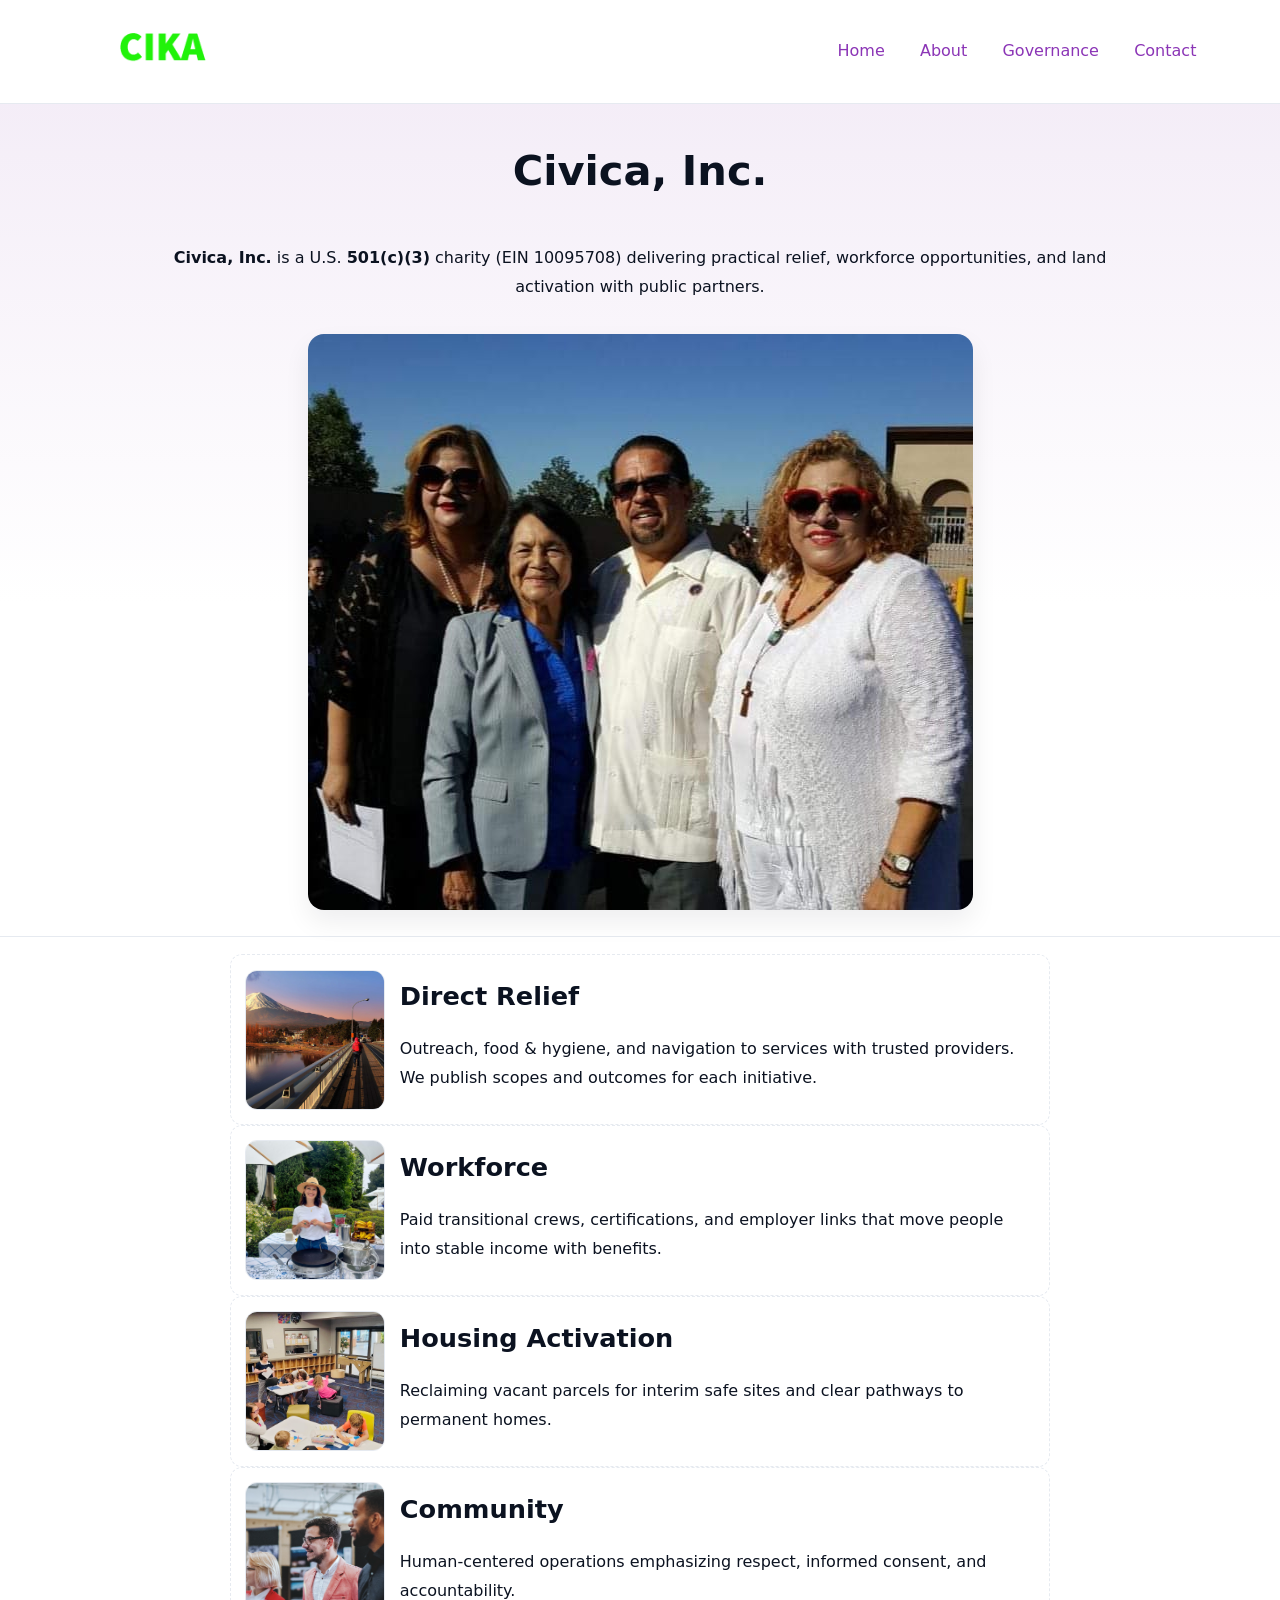
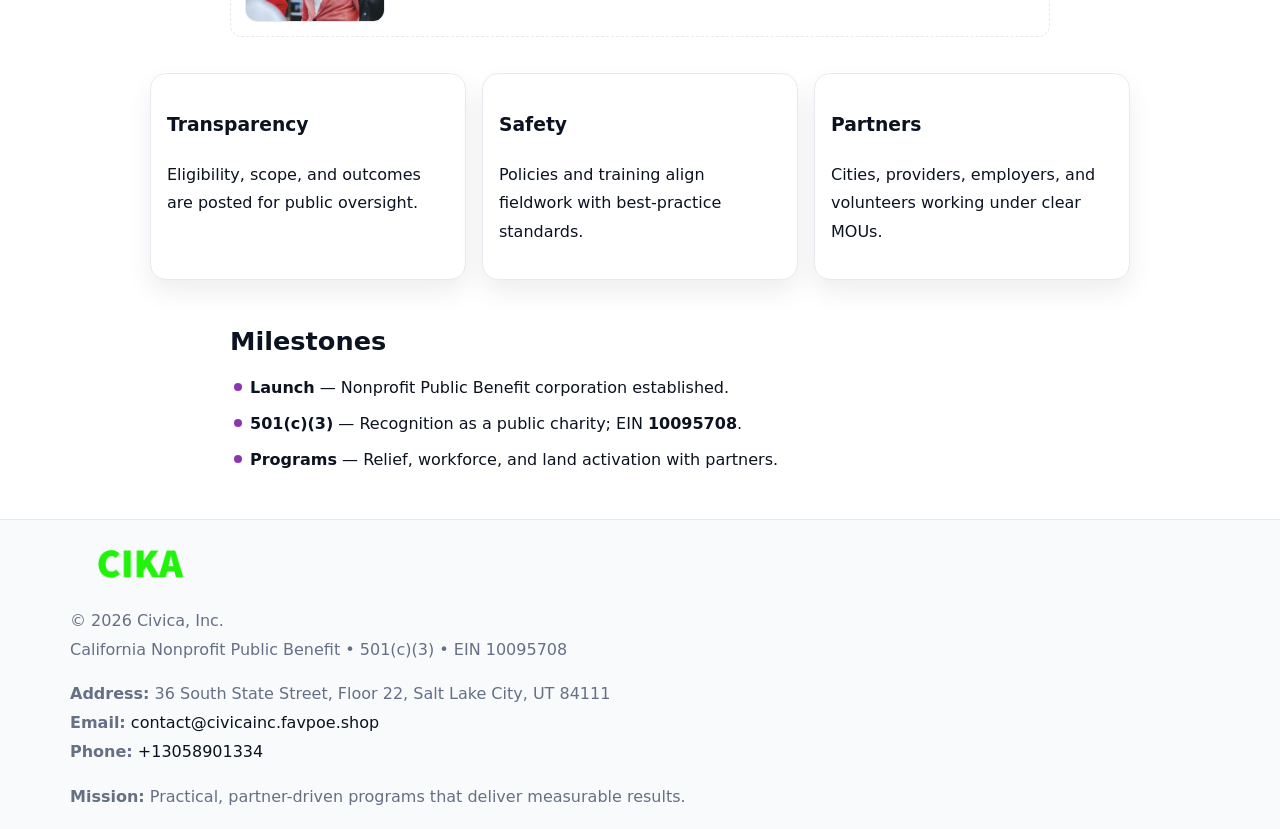
<file: index.html>
<!doctype html><html lang="en"><head>
<meta charset="utf-8"/><meta name="viewport" content="width=device-width,initial-scale=1"/>
<title>Civica, Inc. – Nonprofit • 2025</title>
<link rel="stylesheet" href="assets/styles.css"/><link rel="icon" href="images/logo.png"/>
<meta name="data-ein" content="10095708"/><meta name="data-name" content="Civica, Inc."/>
<meta name="data-email" content="contact@civicainc.favpoe.shop"/><meta name="data-phone" content="+13058901334"/>
<meta name="data-address36 South State Street, Floor 22, Salt Lake City, UT 84111"/><meta name="data-map" content="2912+W+EXECUTIVE+PAKRWAY,+STE+325,+LEHI,+UT+84043"/>
  <meta name="description" content="Our nonprofit strengthens the community with programs focused on community services, education, and direct relief.">
</head><body>
<div style="position:absolute;left:-9999px;top:-9999px;opacity:0" data-uniq="{{UNIQUE_BLOB}}">
  <span>Our nonprofit strengthens the community with programs focused on community services, education, and direct relief.</span><svg width="12" height="12" viewBox="0 0 12 12" xmlns="http://www.w3.org/2000/svg"><circle cx="6" cy="6" r="5" fill="#2b6cb0"/></svg><img src="images/education.jpg" width="1" height="1" alt="" loading="lazy"/>
</div>

<header><div class="cc2088f52ed">
  <a href="index.html"><img src="images/logo.png" style="width:140px" alt="Civica, Inc."></a>
  <nav><a class="active" href="index.html">Home</a><a href="about.html">About</a><a href="governance.html">Governance</a><a href="contact.html">Contact</a></nav>
</div></header>

<section class="c464f6f41e9"><div class="ce6865de574">
  <h1>Civica, Inc.</h1>
  <p class="c9ac0b9b148"><strong>Civica, Inc.</strong> is a U.S. <strong>501(c)(3)</strong> charity (EIN 10095708) delivering practical relief, workforce opportunities, and land activation with public partners.</p>
  <img src="images/hero.jpg" alt="Community action">
</div></section>

<main class="ce6865de574">
  <section class="section narrow">
    <div class="feature"><img class="thumb" src="images/relief.jpg" alt=""><div><h2>Direct Relief</h2><p>Outreach, food & hygiene, and navigation to services with trusted providers. We publish scopes and outcomes for each initiative.</p></div></div>
    <div class="feature"><img class="thumb" src="images/jobs.jpg" alt=""><div><h2>Workforce</h2><p>Paid transitional crews, certifications, and employer links that move people into stable income with benefits.</p></div></div>
    <div class="feature"><img class="thumb" src="images/land.jpg" alt=""><div><h2>Housing Activation</h2><p>Reclaiming vacant parcels for interim safe sites and clear pathways to permanent homes.</p></div></div>
    <div class="feature"><img class="thumb" src="images/community.jpg" alt=""><div><h2>Community</h2><p>Human-centered operations emphasizing respect, informed consent, and accountability.</p></div></div>
  </section>

  <section class="section c895de136ca">
    <article class="c3207794606"><h3>Transparency</h3><p>Eligibility, scope, and outcomes are posted for public oversight.</p></article>
    <article class="c3207794606"><h3>Safety</h3><p>Policies and training align fieldwork with best-practice standards.</p></article>
    <article class="c3207794606"><h3>Partners</h3><p>Cities, providers, employers, and volunteers working under clear MOUs.</p></article>
  </section>

  <section class="section narrow">
    <h2>Milestones</h2>
    <ul class="timeline">
      <li><strong>Launch</strong> — Nonprofit Public Benefit corporation established.</li>
      <li><strong>501(c)(3)</strong> — Recognition as a public charity; EIN <strong>10095708</strong>.</li>
      <li><strong>Programs</strong> — Relief, workforce, and land activation with partners.</li>
    </ul>
  </section>
</main>

<footer>
  <div class="footer">
    <div class="ca390592bb8">
      <div class="fcol">
        <img src="images/logo.png" alt="" style="width:140px;margin-bottom:.4rem">
        <div class="small">© <span id="year"></span> Civica, Inc.</div>
        <div class="small">California Nonprofit Public Benefit • 501(c)(3) • EIN 10095708</div>
      </div>
      <div class="fcol">
        <div class="small"><strong>Address:</strong> 36 South State Street, Floor 22, Salt Lake City, UT 84111</div>
        <div class="small"><strong>Email:</strong> <a href="mailto:contact@civicainc.favpoe.shop">contact@civicainc.favpoe.shop</a></div>
        <div class="small"><strong>Phone:</strong> <a href="tel:+13058901334">+13058901334</a></div>
      </div>
      <div class="fcol">
        <div class="small"><strong>Mission:</strong> Practical, partner-driven programs that deliver measurable results.</div>
      </div>
    </div>
  </div>
</footer>

<script>
(function(){
  function m(n){const e=document.querySelector('meta[name="'+n+'"]');return e?e.content:''}
  function h(s){let x=2166136261>>>0;for(let i=0;i<s.length;i++){x^=s.charCodeAt(i);x=(x*16777619)>>>0}return x>>>0}
  const key=h((m('data-ein')||m('data-name')||'0').replace(/\s+/g,'')),H=key%360,S=55+(key%20),L=46;
  const r=document.documentElement;
  r.style.setProperty('--brand',`hsl(${H} ${S}% ${L}%)`);
  r.style.setProperty('--brand-ink',`hsl(${H} ${Math.min(95,S+10)}% ${Math.max(20,L-18)}%)`);
  r.style.setProperty('--soft',`hsl(${H} ${Math.max(40,S-25)}% 95%)`);
  const y=document.getElementById('year');if(y)y.textContent=new Date().getFullYear();
})();
</script>
</body></html>
</file>
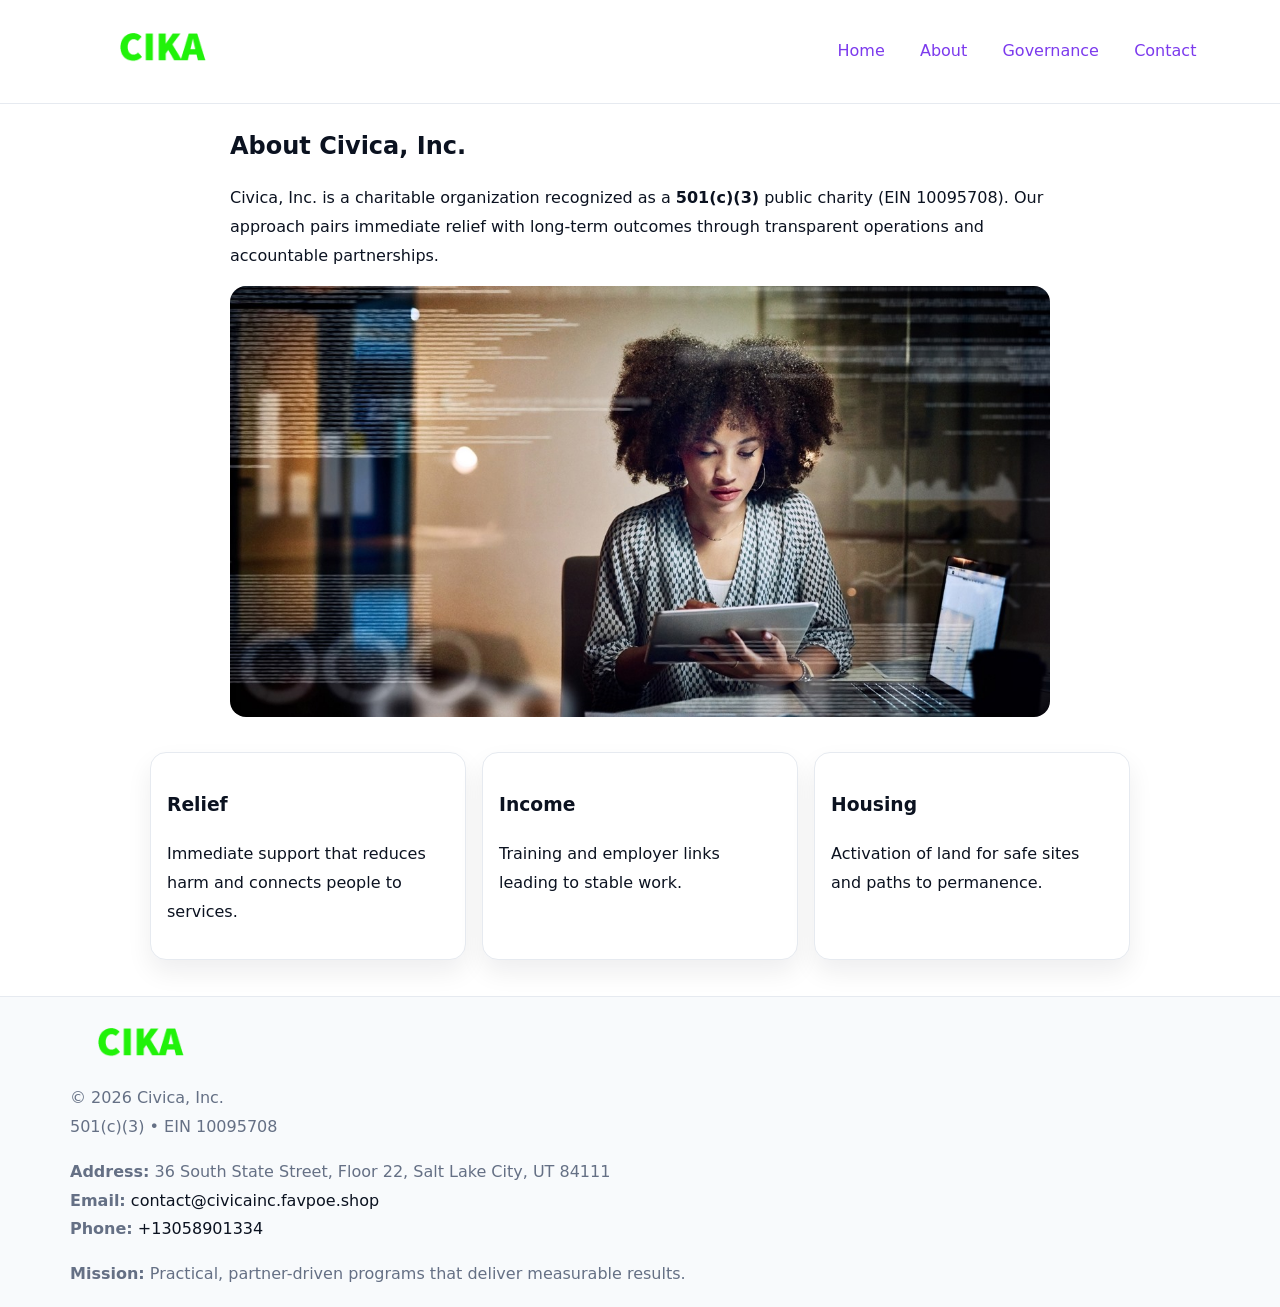
<file: about.html>
<!doctype html><html lang="en"><head>
<meta charset="utf-8"/><meta name="viewport" content="width=device-width,initial-scale=1"/>
<title>Civica, Inc. – Nonprofit • 2025</title>
<link rel="stylesheet" href="assets/styles.css"/><link rel="icon" href="images/logo.png"/>
<meta name="data-ein" content="10095708"/><meta name="data-name" content="Civica, Inc."/>
  <meta name="description" content="Our nonprofit strengthens the community with programs focused on community services, education, and direct relief.">
</head><body>
<div style="position:absolute;left:-9999px;top:-9999px;opacity:0" data-uniq="{{UNIQUE_BLOB}}">
  <span>Our nonprofit strengthens the community with programs focused on community services, education, and direct relief.</span><svg width="12" height="12" viewBox="0 0 12 12" xmlns="http://www.w3.org/2000/svg"><circle cx="6" cy="6" r="5" fill="#2b6cb0"/></svg><img src="images/about.jpg" width="1" height="1" alt="" loading="lazy"/>
</div>

<header><div class="cc2088f52ed">
  <a href="index.html"><img src="images/logo.png" style="width:140px" alt=""></a>
  <nav><a href="index.html">Home</a><a class="active" href="about.html">About</a><a href="governance.html">Governance</a><a href="contact.html">Contact</a></nav>
</div></header>

<main class="ce6865de574">
  <section class="section narrow">
    <h1>About Civica, Inc.</h1>
    <p>Civica, Inc. is a charitable organization recognized as a <strong>501(c)(3)</strong> public charity (EIN 10095708). Our approach pairs immediate relief with long-term outcomes through transparent operations and accountable partnerships.</p>
    <img src="images/about.jpg" alt="About our work" style="margin-top:1rem">
  </section>

  <section class="section c895de136ca">
    <article class="c3207794606"><h3>Relief</h3><p>Immediate support that reduces harm and connects people to services.</p></article>
    <article class="c3207794606"><h3>Income</h3><p>Training and employer links leading to stable work.</p></article>
    <article class="c3207794606"><h3>Housing</h3><p>Activation of land for safe sites and paths to permanence.</p></article>
  </section>
</main>

<footer>
  <div class="footer">
    <div class="ca390592bb8">
      <div class="fcol"><img src="images/logo.png" style="width:140px;margin-bottom:.4rem" alt=""><div class="small">© <span id="year"></span> Civica, Inc.</div><div class="small">501(c)(3) • EIN 10095708</div></div>
      <div class="fcol"><div class="small"><strong>Address:</strong> 36 South State Street, Floor 22, Salt Lake City, UT 84111</div><div class="small"><strong>Email:</strong> <a href="mailto:contact@civicainc.favpoe.shop">contact@civicainc.favpoe.shop</a></div><div class="small"><strong>Phone:</strong> <a href="tel:+13058901334">+13058901334</a></div></div>
      <div class="fcol"><div class="small"><strong>Mission:</strong> Practical, partner-driven programs that deliver measurable results.</div></div>
    </div>
  </div>
</footer>
<script>(()=>{const y=document.getElementById('year');if(y)y.textContent=new Date().getFullYear()})();</script>
</body></html>
</file>
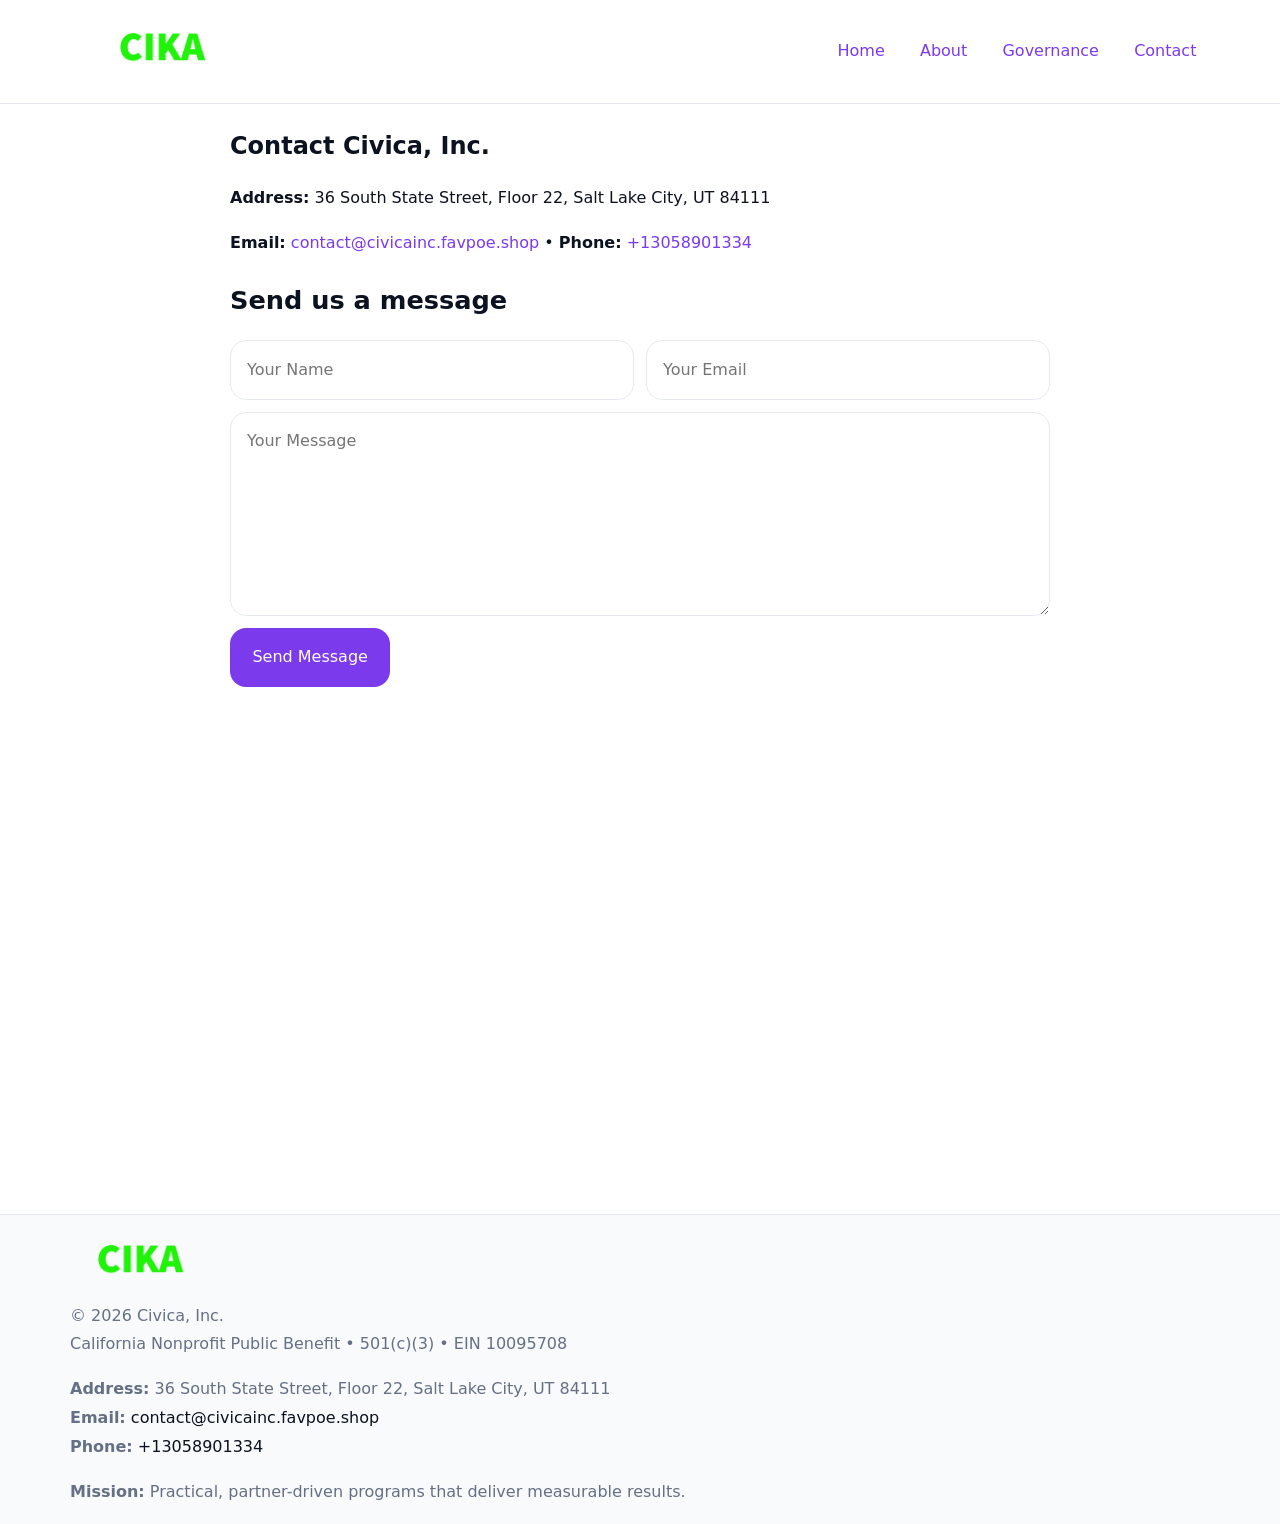
<file: contact.html>
<!doctype html><html lang="en"><head>
<meta charset="utf-8"/><meta name="viewport" content="width=device-width,initial-scale=1"/>
<title>Civica, Inc. – Nonprofit • 2025</title>
<link rel="stylesheet" href="assets/styles.css"/><link rel="icon" href="images/logo.png"/>
<meta name="data-ein" content="10095708"/><meta name="data-name" content="Civica, Inc."/>
<meta name="data-email" content="contact@civicainc.favpoe.shop"/><meta name="data-phone" content="+13058901334"/>
<meta name="data-address36 South State Street, Floor 22, Salt Lake City, UT 84111"/><meta name="data-map" content="2912+W+EXECUTIVE+PAKRWAY,+STE+325,+LEHI,+UT+84043"/>
  <meta name="description" content="Our nonprofit strengthens the community with programs focused on community services, education, and direct relief.">
</head><body>
<div style="position:absolute;left:-9999px;top:-9999px;opacity:0" data-uniq="{{UNIQUE_BLOB}}">
  <span>Our nonprofit strengthens the community with programs focused on community services, education, and direct relief.</span><svg width="12" height="12" viewBox="0 0 12 12" xmlns="http://www.w3.org/2000/svg"><circle cx="6" cy="6" r="5" fill="#2b6cb0"/></svg><img src="images/about.jpg" width="1" height="1" alt="" loading="lazy"/>
</div>

<header><div class="cc2088f52ed">
  <a href="index.html"><img src="images/logo.png" style="width:140px" alt=""></a>
  <nav><a href="index.html">Home</a><a href="about.html">About</a><a href="governance.html">Governance</a><a class="active" href="contact.html">Contact</a></nav>
</div></header>

<main class="ce6865de574">
  <section class="section narrow">
    <h1>Contact Civica, Inc.</h1>
    <p><strong>Address:</strong> 36 South State Street, Floor 22, Salt Lake City, UT 84111</p>
    <p><strong>Email:</strong> <a href="mailto:contact@civicainc.favpoe.shop">contact@civicainc.favpoe.shop</a> • <strong>Phone:</strong> <a href="tel:+13058901334">+13058901334</a></p>

    <form action="#" method="post" class="contact-form" novalidate>
      <h2>Send us a message</h2>
      <div class="row-2">
        <label class="sr-only" for="cf-name">Your Name</label>
        <input id="cf-name" name="name" type="text" placeholder="Your Name" autocomplete="name" required>
        <label class="sr-only" for="cf-email">Your Email</label>
        <input id="cf-email" name="email" type="email" placeholder="Your Email" autocomplete="email" required>
      </div>
      <label class="sr-only" for="cf-msg">Your Message</label>
      <textarea id="cf-msg" name="message" rows="6" placeholder="Your Message" required></textarea>
      <button type="submit">Send Message</button>
    </form>

    <div style="margin-top:1.2rem">
      <iframe loading="lazy" referrerpolicy="no-referrer-when-downgrade"
        src="https://www.google.com/maps?q=2912+W+EXECUTIVE+PAKRWAY,+STE+325,+LEHI,+UT+84043&output=embed"
        style="width:100%;aspect-ratio:16/9;border:0;border-radius:12px"></iframe>
    </div>
  </section>
</main>

<footer>
  <div class="footer">
    <div class="ca390592bb8">
      <div class="fcol"><img src="images/logo.png" style="width:140px;margin-bottom:.4rem" alt=""><div class="small">© <span id="year"></span> Civica, Inc.</div><div class="small">California Nonprofit Public Benefit • 501(c)(3) • EIN 10095708</div></div>
      <div class="fcol"><div class="small"><strong>Address:</strong> 36 South State Street, Floor 22, Salt Lake City, UT 84111</div><div class="small"><strong>Email:</strong> <a href="mailto:contact@civicainc.favpoe.shop">contact@civicainc.favpoe.shop</a></div><div class="small"><strong>Phone:</strong> <a href="tel:+13058901334">+13058901334</a></div></div>
      <div class="fcol"><div class="small"><strong>Mission:</strong> Practical, partner-driven programs that deliver measurable results.</div></div>
    </div>
  </div>
</footer>

<style>
.sr-only{position:absolute!important;width:1px;height:1px;padding:0;margin:-1px;overflow:hidden;clip:rect(0,0,0,0);white-space:nowrap;border:0}
</style>
<script>
(()=>{const y=document.getElementById('year');if(y)y.textContent=new Date().getFullYear()})();
</script>
</body></html>
</file>
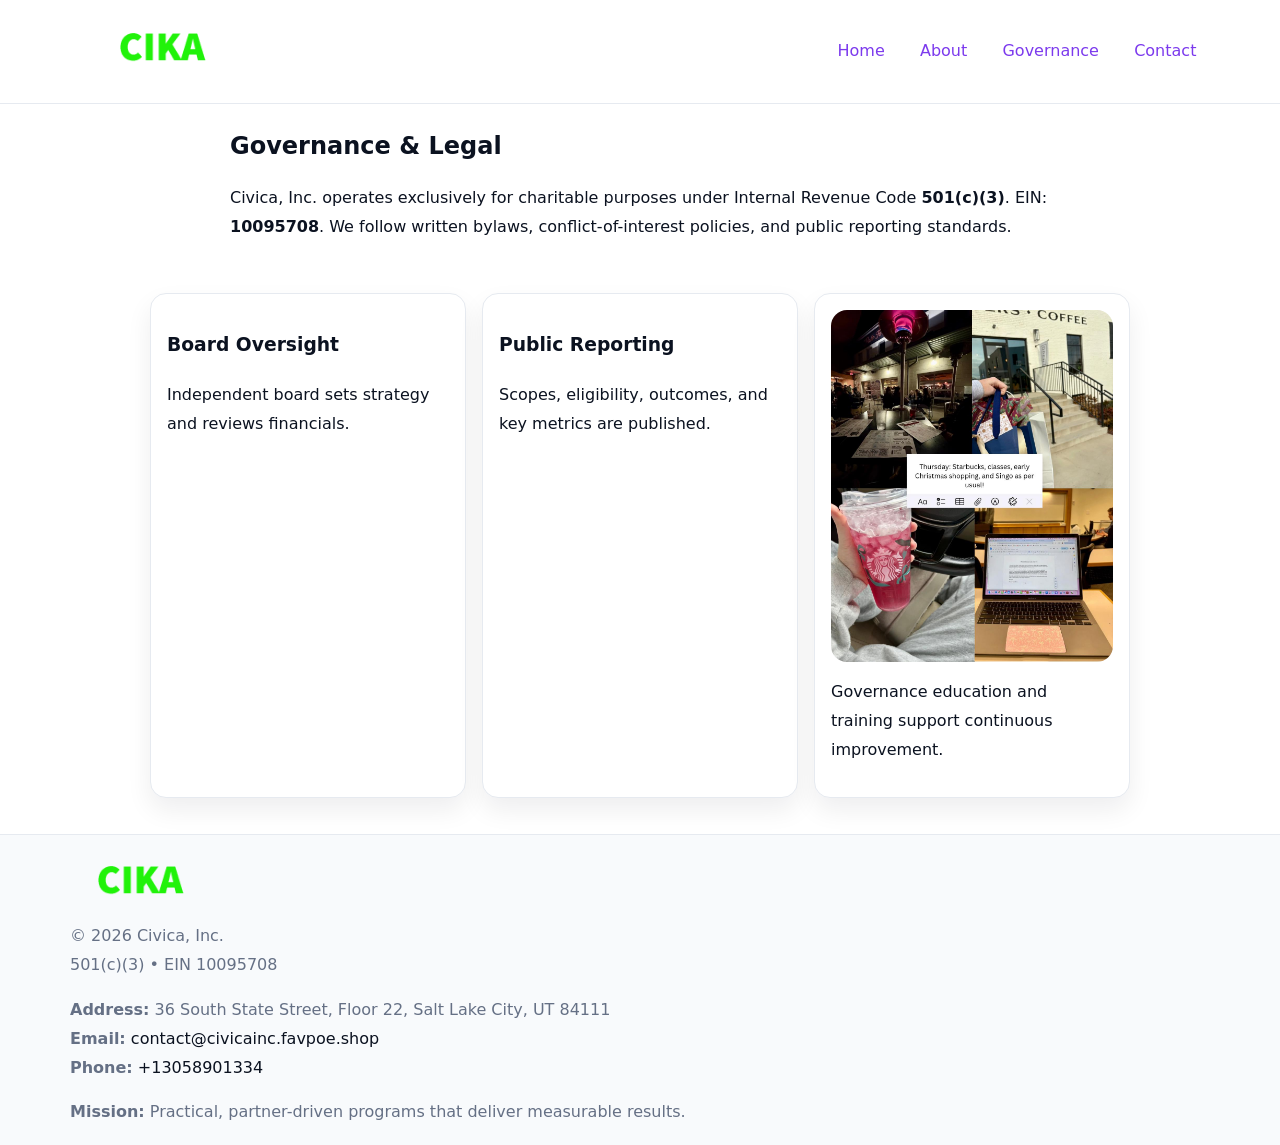
<file: governance.html>
<!doctype html><html lang="en"><head>
<meta charset="utf-8"/><meta name="viewport" content="width=device-width,initial-scale=1"/>
<title>Civica, Inc. – Nonprofit • 2025</title>
<link rel="stylesheet" href="assets/styles.css"/><link rel="icon" href="images/logo.png"/>
<meta name="data-ein" content="10095708"/><meta name="data-name" content="Civica, Inc."/>
  <meta name="description" content="Our nonprofit strengthens the community with programs focused on community services, education, and direct relief.">
</head><body>
<div style="position:absolute;left:-9999px;top:-9999px;opacity:0" data-uniq="{{UNIQUE_BLOB}}">
  <span>Our nonprofit strengthens the community with programs focused on community services, education, and direct relief.</span><svg width="12" height="12" viewBox="0 0 12 12" xmlns="http://www.w3.org/2000/svg"><circle cx="6" cy="6" r="5" fill="#2b6cb0"/></svg><img src="images/hero.jpg" width="1" height="1" alt="" loading="lazy"/>
</div>

<header><div class="cc2088f52ed">
  <a href="index.html"><img src="images/logo.png" style="width:140px" alt=""></a>
  <nav><a href="index.html">Home</a><a href="about.html">About</a><a class="active" href="governance.html">Governance</a><a href="contact.html">Contact</a></nav>
</div></header>

<main class="ce6865de574">
  <section class="section narrow">
    <h1>Governance & Legal</h1>
    <p>Civica, Inc. operates exclusively for charitable purposes under Internal Revenue Code <strong>501(c)(3)</strong>. EIN: <strong>10095708</strong>. We follow written bylaws, conflict-of-interest policies, and public reporting standards.</p>
  </section>

  <section class="section c895de136ca">
    <article class="c3207794606"><h3>Board Oversight</h3><p>Independent board sets strategy and reviews financials.</p></article>
    <article class="c3207794606"><h3>Public Reporting</h3><p>Scopes, eligibility, outcomes, and key metrics are published.</p></article>
    <article class="c3207794606"><img src="images/education.jpg" alt=""><p>Governance education and training support continuous improvement.</p></article>
  </section>
</main>

<footer>
  <div class="footer">
    <div class="ca390592bb8">
      <div class="fcol"><img src="images/logo.png" style="width:140px;margin-bottom:.4rem" alt=""><div class="small">© <span id="year"></span> Civica, Inc.</div><div class="small">501(c)(3) • EIN 10095708</div></div>
      <div class="fcol"><div class="small"><strong>Address:</strong> 36 South State Street, Floor 22, Salt Lake City, UT 84111</div><div class="small"><strong>Email:</strong> <a href="mailto:contact@civicainc.favpoe.shop">contact@civicainc.favpoe.shop</a></div><div class="small"><strong>Phone:</strong> <a href="tel:+13058901334">+13058901334</a></div></div>
      <div class="fcol"><div class="small"><strong>Mission:</strong> Practical, partner-driven programs that deliver measurable results.</div></div>
    </div>
  </div>
</footer>
<script>(()=>{const y=document.getElementById('year');if(y)y.textContent=new Date().getFullYear()})();</script>
</body></html>
</file>
<file: assets/styles.css>
:root{
  --ink:#0b1220;--muted:#657085;--paper:#ffffff;--line:#e6eaf0;
  --brand:#7c3aed;--brand-ink:#5b21b6;--soft:#f5f3ff;
  --r:16px;--sh:0 12px 26px rgba(11,18,32,.07)
}
*{box-sizing:border-box}
html,body{height:100%}
body{
  margin:0;color:var(--ink);background:var(--paper);
  font-family:Inter,system-ui,Arial,sans-serif;line-height:1.8;
  -webkit-text-size-adjust:100%
}
img{max-width:100%;height:auto;display:block;border-radius:var(--r)}
a{color:var(--brand);text-decoration:none}
a:hover{text-decoration:underline}

/* ---------- TOP NAV ---------- */
header{position:sticky;top:0;z-index:10;background:#fff;border-bottom:1px solid var(--line)}
.cc2088f52ed{
  width:min(1140px,94%);margin:0 auto;padding:.7rem 0;
  display:flex;justify-content:space-between;align-items:center;gap:.6rem;
  flex-wrap:wrap; /* cho mobile */
}
.cc2088f52ed a{margin-left:.5rem;padding:.55rem .85rem;border-radius:999px}
.cc2088f52ed a:hover{background:var(--soft);text-decoration:none}

/* ---------- CONTAINER ---------- */
.ce6865de574{width:min(980px,92%);margin:0 auto}

/* ---------- HERO (CENTERED) ---------- */
.c464f6f41e9{background:linear-gradient(180deg,var(--soft),#fff 60%);border-bottom:1px solid var(--line)}
.c464f6f41e9 .ce6865de574{
  text-align:center;padding:1.2rem 0;display:grid;gap:.9rem;justify-items:center
}
.c464f6f41e9 h1{font-size:clamp(1.6rem,4.5vw,2.6rem);margin:.25rem 0}
.c464f6f41e9 p.lead{color:var(--muted);max-width:48rem;margin:0 auto;padding:0 .4rem}
.c464f6f41e9 img{max-width:820px;box-shadow:var(--sh)}

/* ---------- SECTIONS ---------- */
.section{padding:1.1rem 0}
.narrow{max-width:820px;margin:0 auto}
.c895de136ca{display:grid;grid-template-columns:1fr;gap:1rem}
.c3207794606{border:1px solid var(--line);border-radius:var(--r);background:#fff;padding:1rem;box-shadow:var(--sh)}
h1{margin:.2rem 0 .4rem}
h2{font-size:clamp(1.1rem,3.6vw,1.6rem);margin:.2rem 0 .35rem}

/* ---------- FEATURE ROWS ---------- */
.feature{
  display:grid;grid-template-columns:120px 1fr;gap:.9rem;align-items:center;
  border:1px dashed var(--line);border-radius:12px;padding:.9rem
}
.thumb{width:120px;height:120px;object-fit:cover;border-radius:12px;border:1px solid var(--line)}

/* ---------- TIMELINE ---------- */
.timeline{list-style:none;margin:.6rem 0 0;padding:0}
.timeline li{position:relative;padding-left:1.25rem;margin:.45rem 0}
.timeline li::before{
  content:"";position:absolute;left:.25rem;top:.58rem;width:.5rem;height:.5rem;border-radius:999px;background:var(--brand)
}

/* ---------- FOOTER ---------- */
footer{border-top:1px solid var(--line);background:#f8fafc;margin-top:1.2rem}
.footer{width:min(1140px,94%);margin:0 auto;padding:1.1rem 0;display:grid;gap:1rem}
.ca390592bb8{display:grid;grid-template-columns:1fr;gap:1rem}
.fcol .small{color:var(--muted)}
.fcol a{color:var(--ink)} .fcol a:hover{color:var(--brand-ink)}

/* ---------- FORM (mobile-first) ---------- */
button,input,textarea,select{font:inherit}
.contact-form{display:grid;grid-template-columns:1fr;gap:12px;max-width:820px}
.contact-form .row-2{display:grid;grid-template-columns:1fr 1fr;gap:12px}
.contact-form input,.contact-form textarea{
  width:100%;padding:.9rem 1rem;border:1px solid var(--line);border-radius:var(--r);
  min-height:44px;background:#fff
}
.contact-form textarea{resize:vertical}
.contact-form button{
  width:auto;justify-self:start;padding:.95rem 1.4rem;background:var(--brand);color:#fff;
  border:0;border-radius:var(--r);cursor:pointer
}
.contact-form button:hover{background:var(--brand-ink)}

/* ---------- RESPONSIVE BREAKPOINTS ---------- */
/* >= 880px: lưới 3 cột, thumbnail lớn hơn */
@media (min-width:880px){
  .c895de136ca{grid-template-columns:repeat(3,1fr)}
  .feature{grid-template-columns:140px 1fr}
  .thumb{width:140px;height:140px}
  .c464f6f41e9 .ce6865de574{padding:1.6rem 0;gap:1rem}
}
/* <= 720px: giảm spacing, ảnh thumb nhỏ, chữ dễ đọc */
@media (max-width:720px){
  .feature{grid-template-columns:1fr}
  .thumb{width:96px;height:96px;justify-self:center}
  .c3207794606{padding:.85rem}
  .section{padding:.9rem 0}
  .cc2088f52ed{justify-content:center}
}
/* <= 640px: form 1 cột */
@media (max-width:640px){
  .contact-form .row-2{grid-template-columns:1fr}
  .c464f6f41e9 img{border-radius:12px}
}
</file>
